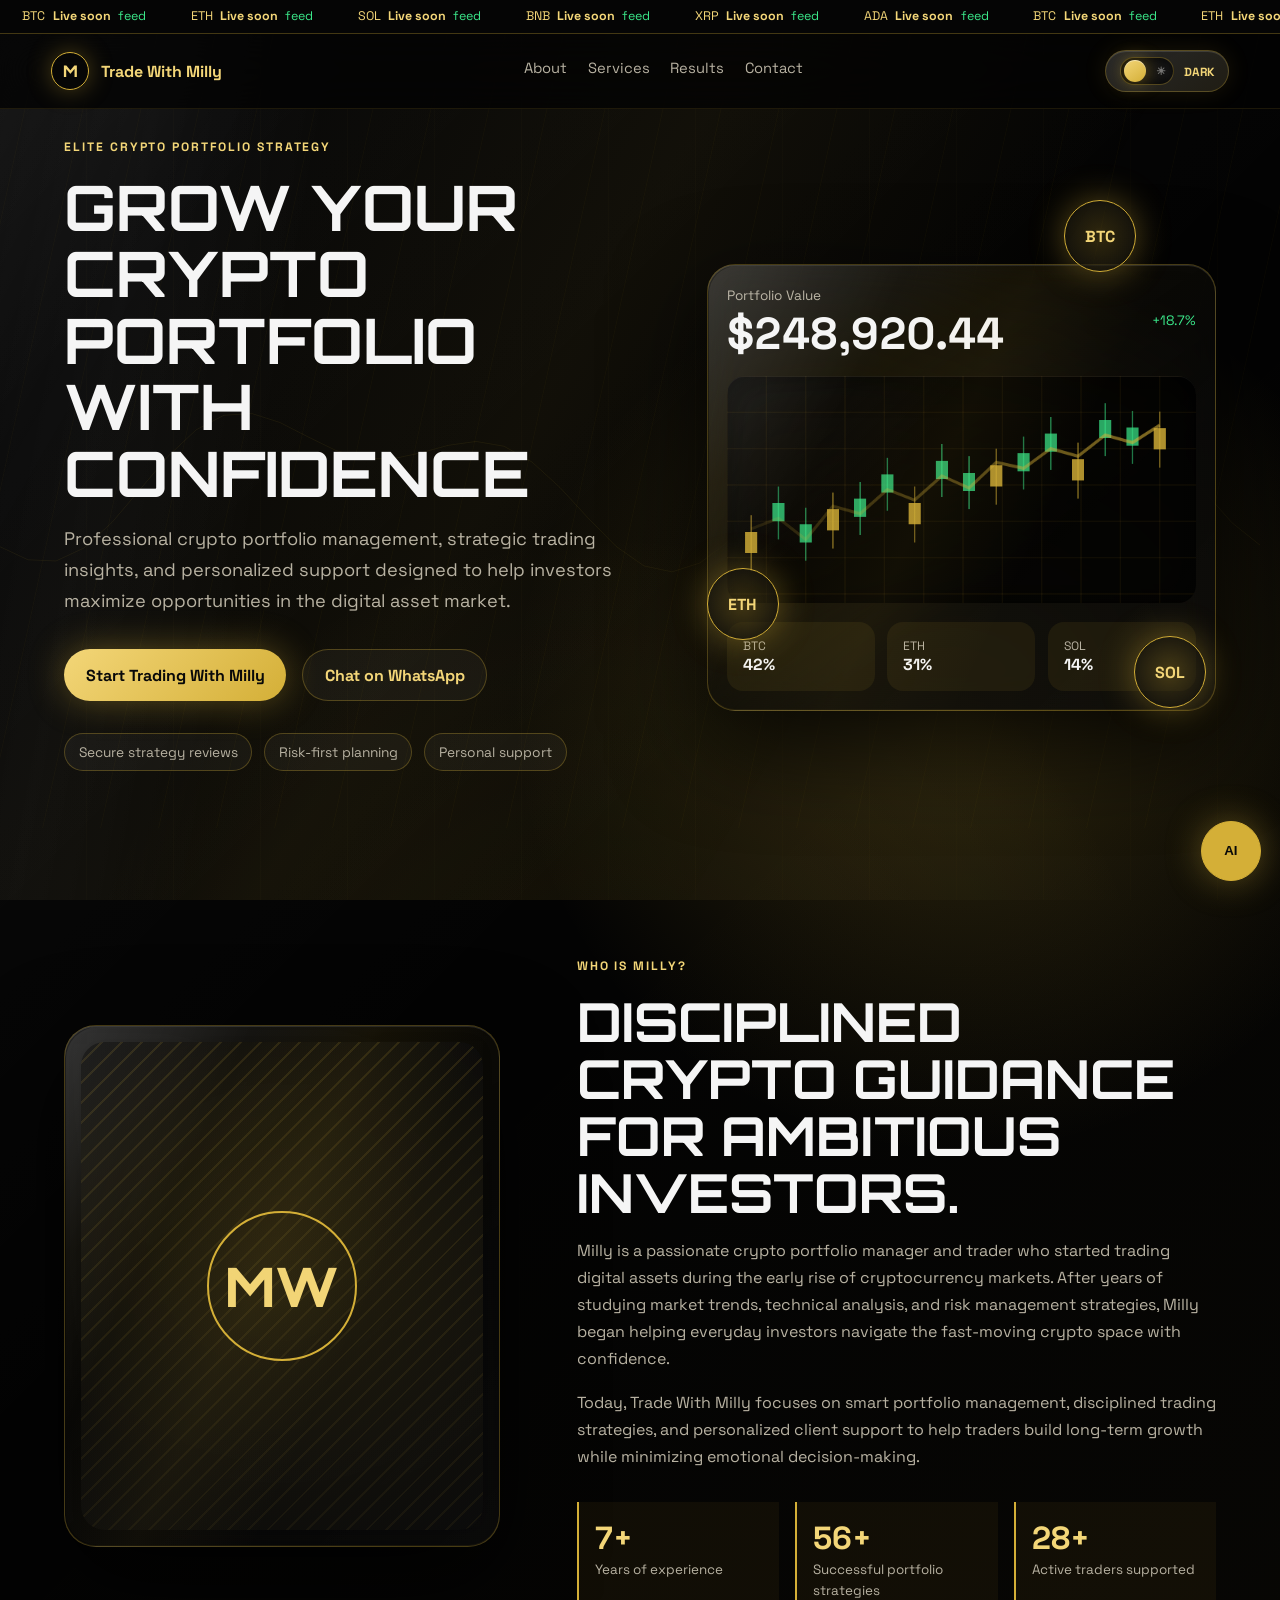
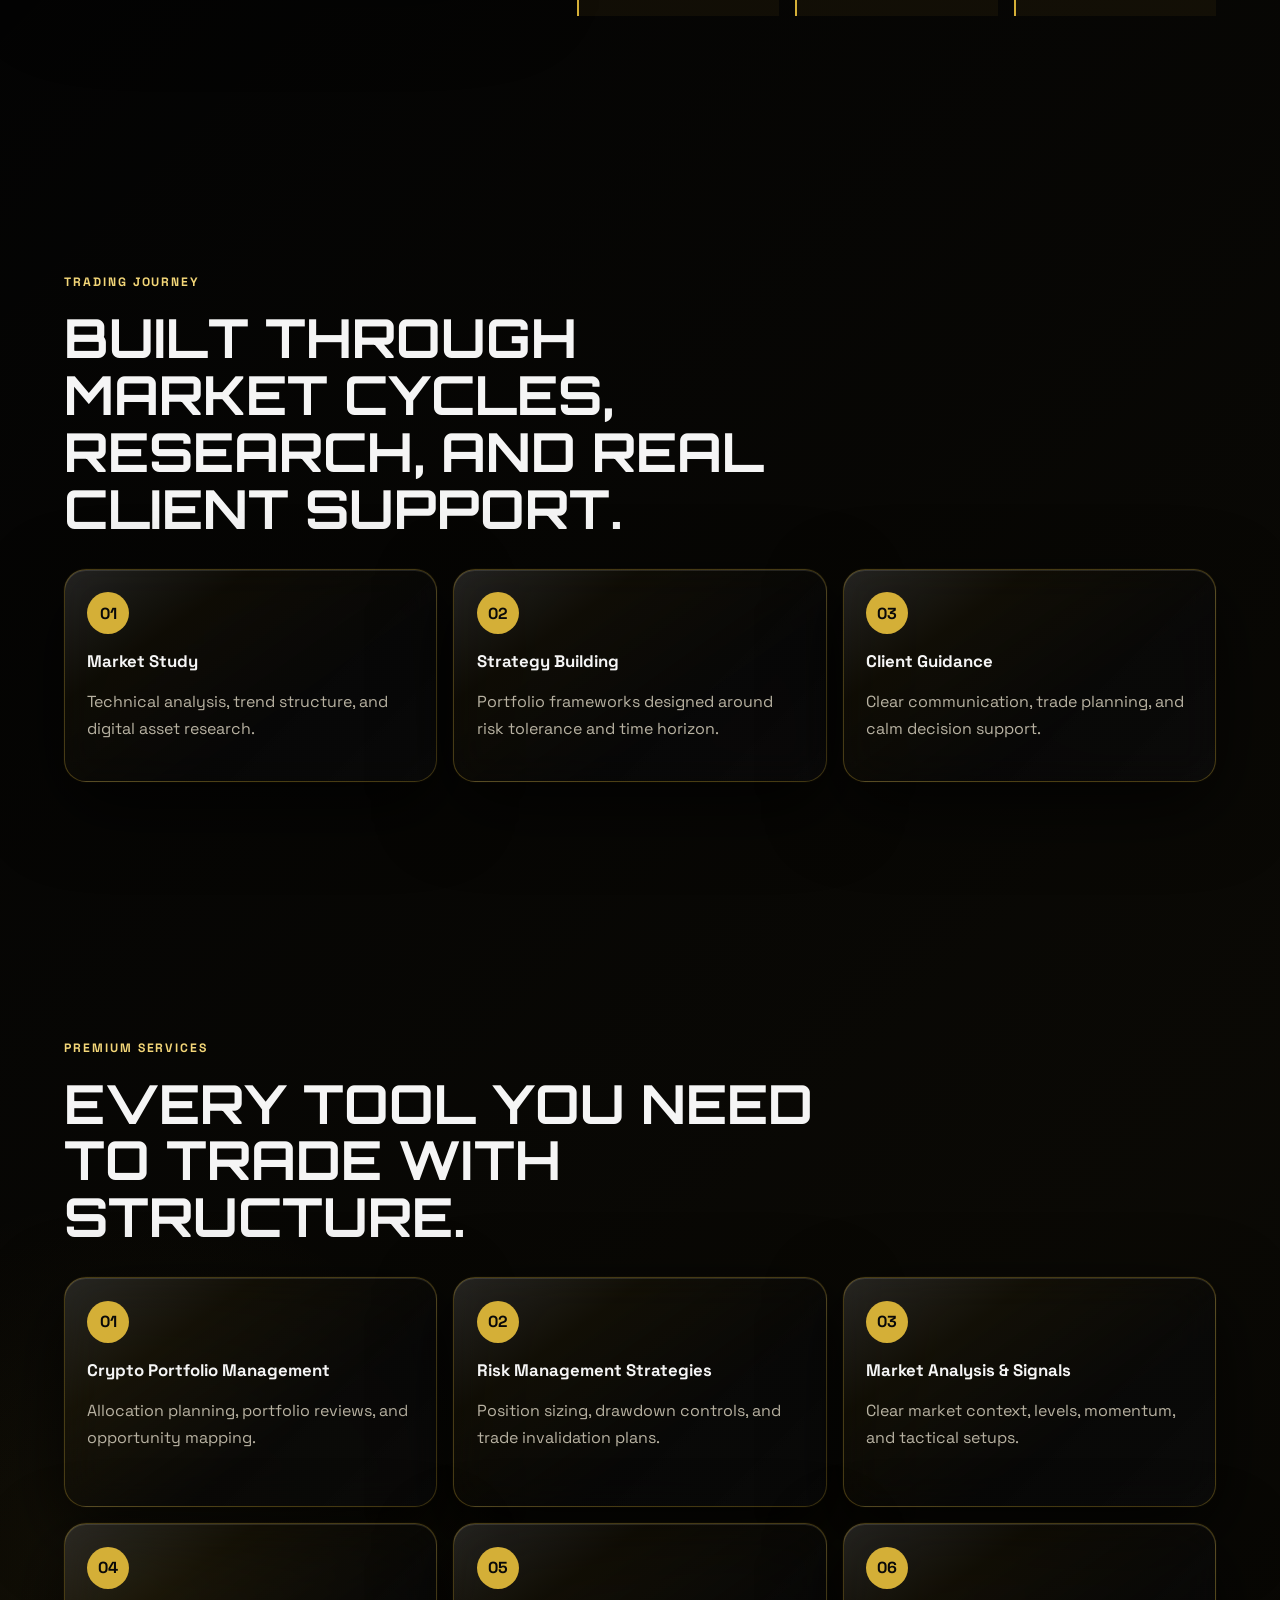
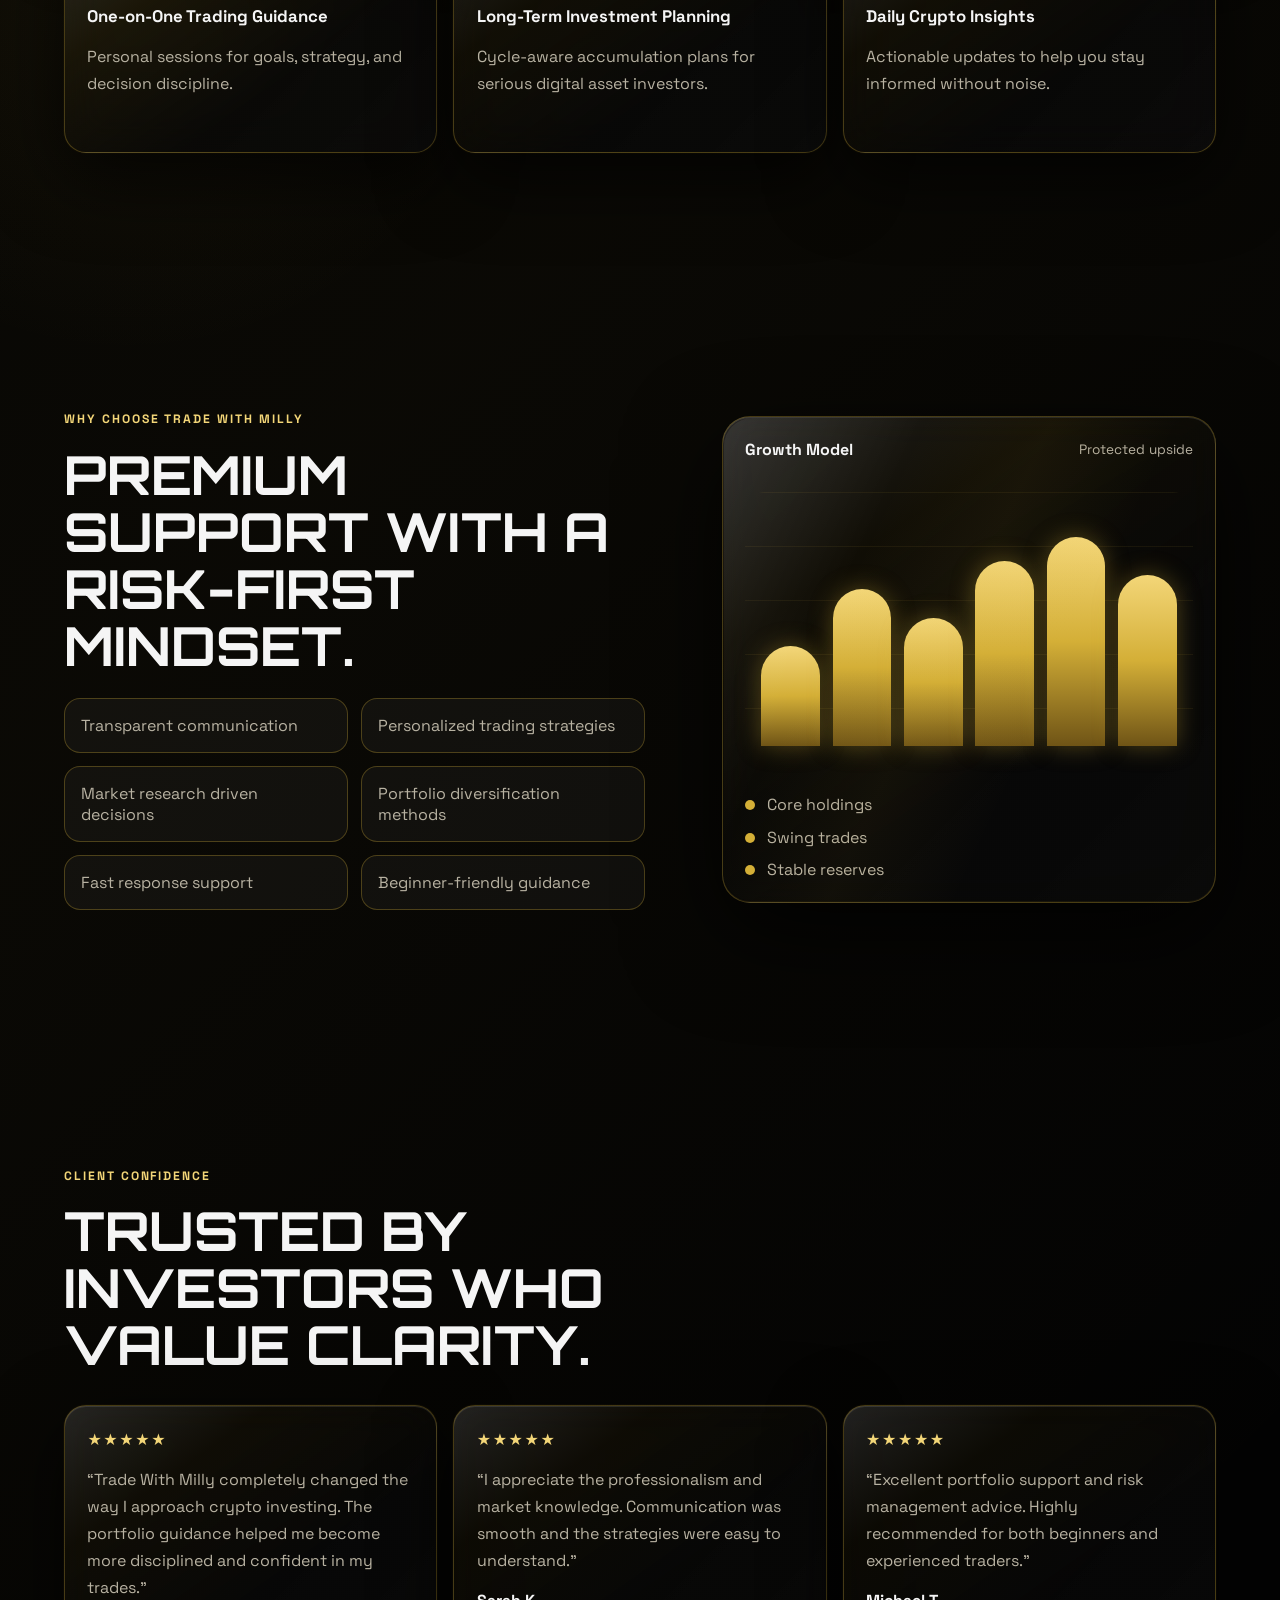
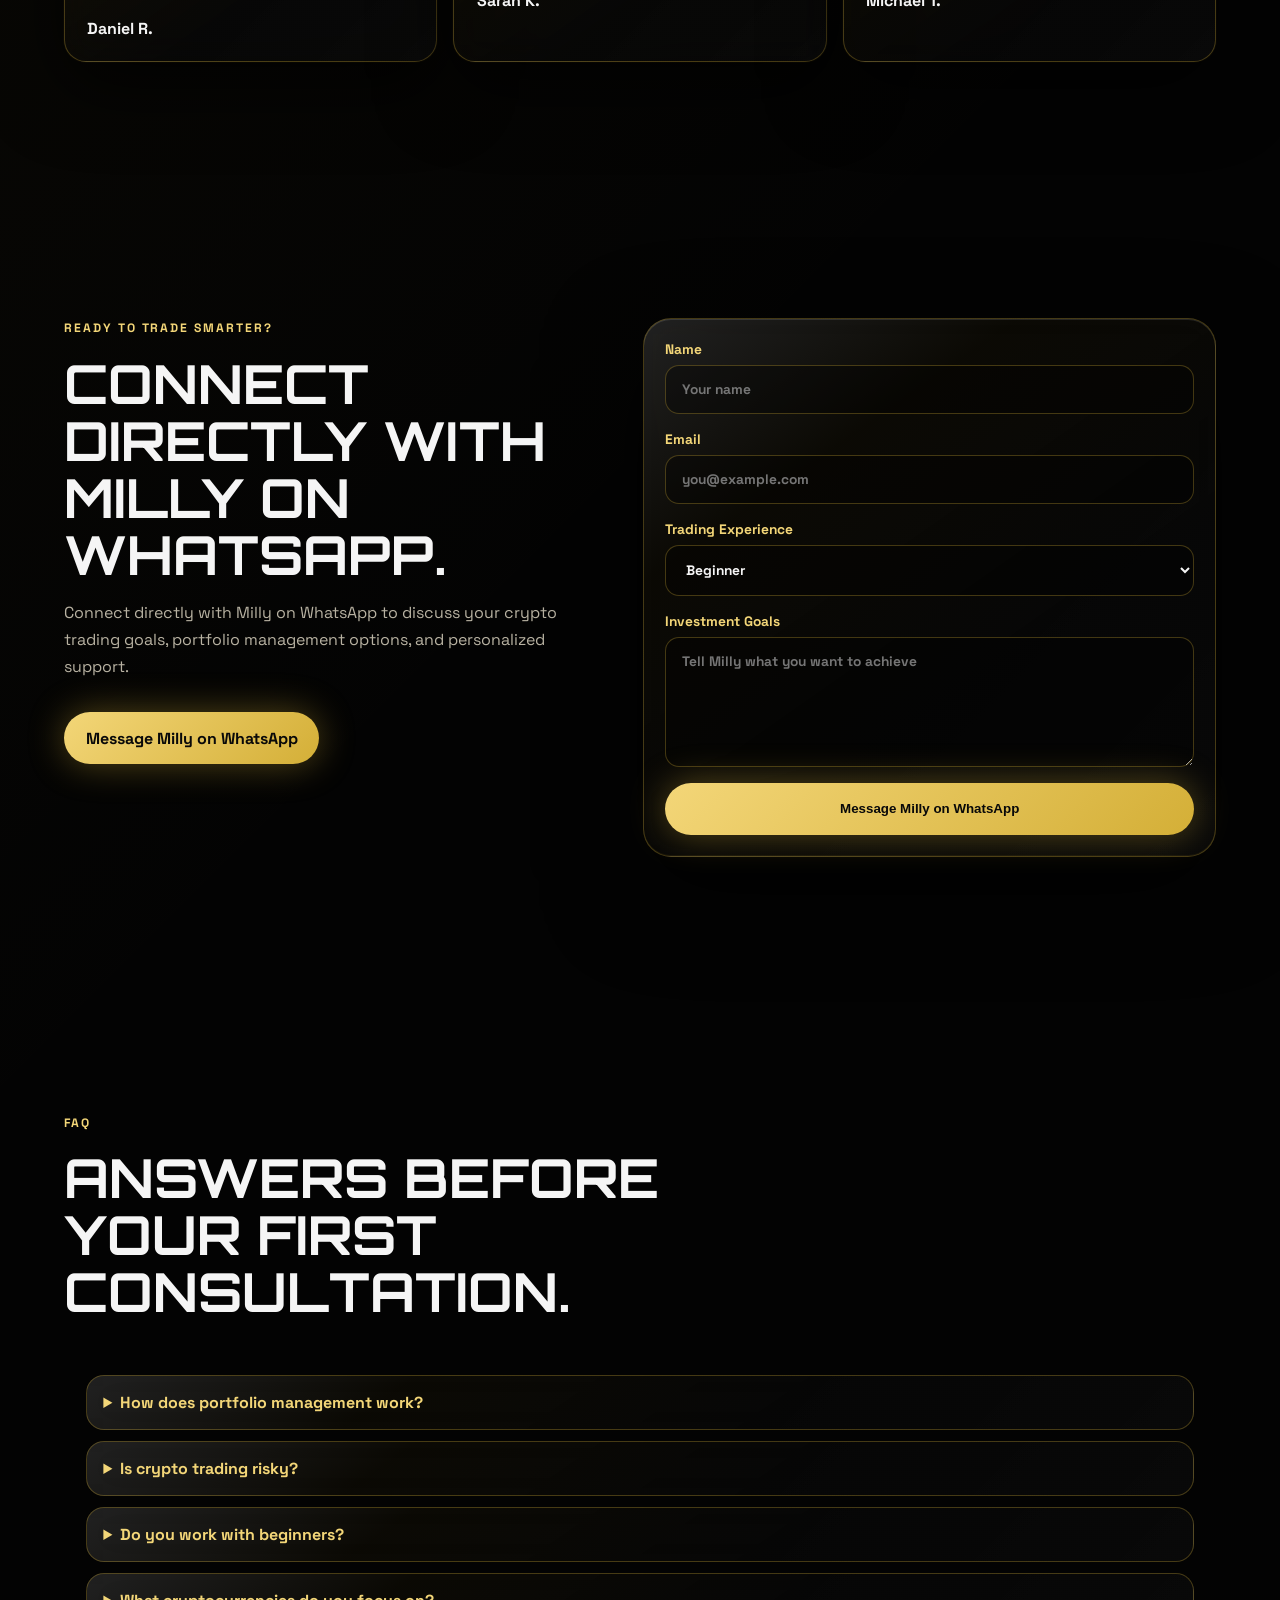
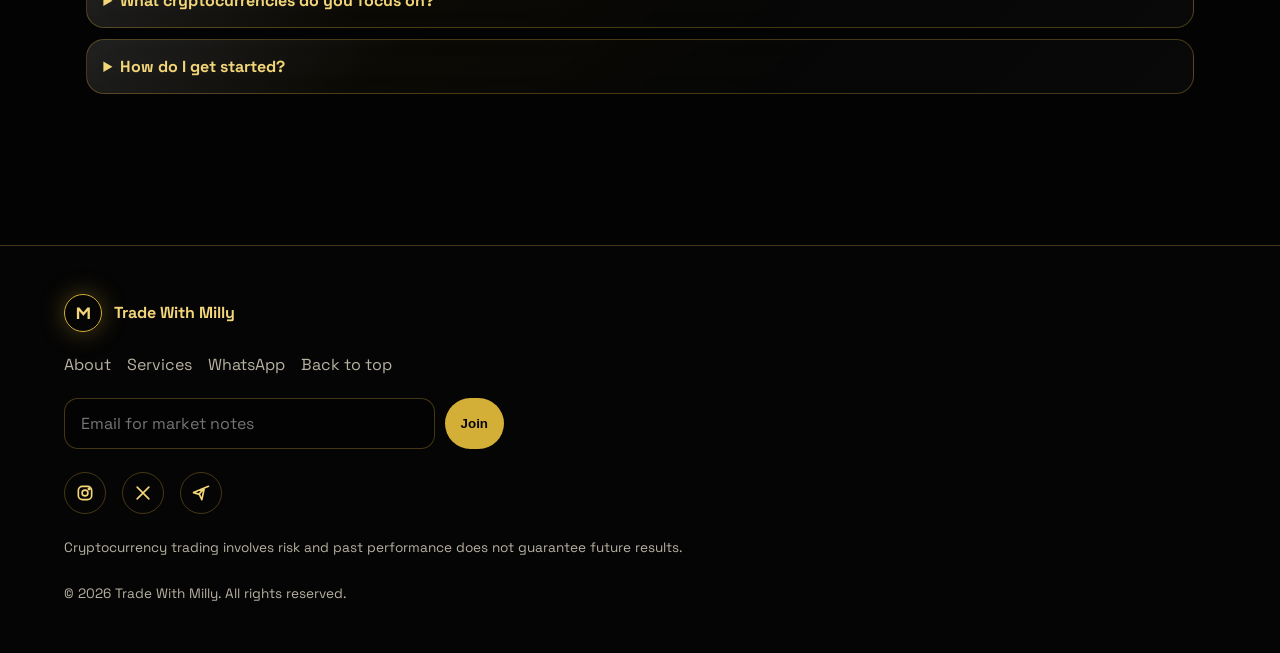
<file: index.html>
<!DOCTYPE html>
<html lang="en">
<head>
  <meta charset="UTF-8">
  <meta name="viewport" content="width=device-width, initial-scale=1.0">
  <title>Trade With Milly | Crypto Portfolio Management</title>
  <meta name="description" content="Professional crypto portfolio management, trading insights, and personalized support for digital asset investors.">
  <link rel="preconnect" href="https://fonts.googleapis.com">
  <link rel="preconnect" href="https://fonts.gstatic.com" crossorigin>
  <link href="https://fonts.googleapis.com/css2?family=Orbitron:wght@600;700;800;900&family=Space+Grotesk:wght@400;500;600;700&display=swap" rel="stylesheet">
  <link rel="stylesheet" href="styles.css">
</head>
<body>
  <div class="ticker" aria-label="Live crypto ticker">
    <div class="ticker-track">
      <span data-symbol="bitcoin">BTC <strong>Loading</strong> <em>--</em></span>
      <span data-symbol="ethereum">ETH <strong>Loading</strong> <em>--</em></span>
      <span data-symbol="solana">SOL <strong>Loading</strong> <em>--</em></span>
      <span data-symbol="binancecoin">BNB <strong>Loading</strong> <em>--</em></span>
      <span data-symbol="ripple">XRP <strong>Loading</strong> <em>--</em></span>
      <span data-symbol="cardano">ADA <strong>Loading</strong> <em>--</em></span>
      <span data-symbol="bitcoin">BTC <strong>Loading</strong> <em>--</em></span>
      <span data-symbol="ethereum">ETH <strong>Loading</strong> <em>--</em></span>
      <span data-symbol="solana">SOL <strong>Loading</strong> <em>--</em></span>
    </div>
  </div>

  <header class="site-header">
    <a class="brand" href="#top" aria-label="Trade With Milly home">
      <span class="brand-mark">M</span>
      <span>Trade With Milly</span>
    </a>
    <nav class="nav-links" aria-label="Primary navigation">
      <a href="#about">About</a>
      <a href="#services">Services</a>
      <a href="#results">Results</a>
      <a href="#contact">Contact</a>
    </nav>
    <button class="theme-toggle" type="button" aria-label="Toggle light mode">
      <span class="toggle-track"><i class="toggle-thumb"></i></span>
      <strong>Dark</strong>
    </button>
  </header>

  <main id="top">
    <section class="hero section">
      <canvas id="marketCanvas" class="market-canvas" aria-hidden="true"></canvas>
      <div class="hero-copy reveal">
        <p class="eyebrow">Elite crypto portfolio strategy</p>
        <h1>Grow Your Crypto Portfolio With Confidence</h1>
        <p class="hero-subtitle">Professional crypto portfolio management, strategic trading insights, and personalized support designed to help investors maximize opportunities in the digital asset market.</p>
        <div class="hero-actions">
          <a class="btn btn-primary magnetic" href="support.html">Start Trading With Milly</a>
          <a class="btn btn-secondary magnetic" href="https://wa.me/2347077719341" data-whatsapp-link>Chat on WhatsApp</a>
        </div>
        <div class="trust-row" aria-label="Trust highlights">
          <span>Secure strategy reviews</span>
          <span>Risk-first planning</span>
          <span>Personal support</span>
        </div>
      </div>
      <div class="hero-visual reveal">
        <div class="coin coin-btc">BTC</div>
        <div class="coin coin-eth">ETH</div>
        <div class="coin coin-sol">SOL</div>
        <div class="dashboard-card">
          <div class="dash-top">
            <div><span>Portfolio Value</span><strong>$248,920.44</strong></div>
            <em>+18.7%</em>
          </div>
          <div class="chart-shell"><canvas id="heroChart" width="620" height="300"></canvas></div>
          <div class="metric-grid">
            <div><span>BTC</span><strong>42%</strong></div>
            <div><span>ETH</span><strong>31%</strong></div>
            <div><span>SOL</span><strong>14%</strong></div>
          </div>
        </div>
      </div>
    </section>

    <section id="about" class="section split-section">
      <div class="portrait-card reveal">
        <div class="portrait"><span>MW</span></div>
      </div>
      <div class="section-copy reveal">
        <p class="eyebrow">Who Is Milly?</p>
        <h2>Disciplined crypto guidance for ambitious investors.</h2>
        <p>Milly is a passionate crypto portfolio manager and trader who started trading digital assets during the early rise of cryptocurrency markets. After years of studying market trends, technical analysis, and risk management strategies, Milly began helping everyday investors navigate the fast-moving crypto space with confidence.</p>
        <p>Today, Trade With Milly focuses on smart portfolio management, disciplined trading strategies, and personalized client support to help traders build long-term growth while minimizing emotional decision-making.</p>
        <div class="stats">
          <div><strong data-count="7">0</strong><span>Years of experience</span></div>
          <div><strong data-count="320">0</strong><span>Successful portfolio strategies</span></div>
          <div><strong data-count="180">0</strong><span>Active traders supported</span></div>
        </div>
      </div>
    </section>

    <section class="timeline-section section">
      <div class="section-heading reveal">
        <p class="eyebrow">Trading journey</p>
        <h2>Built through market cycles, research, and real client support.</h2>
      </div>
      <div class="timeline reveal">
        <article><span>01</span><h3>Market Study</h3><p>Technical analysis, trend structure, and digital asset research.</p></article>
        <article><span>02</span><h3>Strategy Building</h3><p>Portfolio frameworks designed around risk tolerance and time horizon.</p></article>
        <article><span>03</span><h3>Client Guidance</h3><p>Clear communication, trade planning, and calm decision support.</p></article>
      </div>
    </section>

    <section id="services" class="section">
      <div class="section-heading reveal">
        <p class="eyebrow">Premium services</p>
        <h2>Every tool you need to trade with structure.</h2>
      </div>
      <div class="service-grid">
        <article class="service-card reveal"><span>01</span><h3>Crypto Portfolio Management</h3><p>Allocation planning, portfolio reviews, and opportunity mapping.</p></article>
        <article class="service-card reveal"><span>02</span><h3>Risk Management Strategies</h3><p>Position sizing, drawdown controls, and trade invalidation plans.</p></article>
        <article class="service-card reveal"><span>03</span><h3>Market Analysis & Signals</h3><p>Clear market context, levels, momentum, and tactical setups.</p></article>
        <article class="service-card reveal"><span>04</span><h3>One-on-One Trading Guidance</h3><p>Personal sessions for goals, strategy, and decision discipline.</p></article>
        <article class="service-card reveal"><span>05</span><h3>Long-Term Investment Planning</h3><p>Cycle-aware accumulation plans for serious digital asset investors.</p></article>
        <article class="service-card reveal"><span>06</span><h3>Daily Crypto Insights</h3><p>Actionable updates to help you stay informed without noise.</p></article>
      </div>
    </section>

    <section id="results" class="section split-section alt">
      <div class="section-copy reveal">
        <p class="eyebrow">Why choose Trade With Milly</p>
        <h2>Premium support with a risk-first mindset.</h2>
        <div class="feature-list">
          <span>Transparent communication</span>
          <span>Personalized trading strategies</span>
          <span>Market research driven decisions</span>
          <span>Portfolio diversification methods</span>
          <span>Fast response support</span>
          <span>Beginner-friendly guidance</span>
        </div>
      </div>
      <div class="analytics-panel reveal">
        <div class="panel-header"><strong>Growth Model</strong><em>Protected upside</em></div>
        <div class="bars">
          <span style="--h:42%"></span><span style="--h:66%"></span><span style="--h:54%"></span><span style="--h:78%"></span><span style="--h:88%"></span><span style="--h:72%"></span>
        </div>
        <div class="allocation">
          <div><span></span> Core holdings</div>
          <div><span></span> Swing trades</div>
          <div><span></span> Stable reserves</div>
        </div>
      </div>
    </section>

    <section class="section testimonials">
      <div class="section-heading reveal">
        <p class="eyebrow">Client confidence</p>
        <h2>Trusted by investors who value clarity.</h2>
      </div>
      <div class="testimonial-grid">
        <article class="testimonial-card reveal"><div class="stars">★★★★★</div><p>“Trade With Milly completely changed the way I approach crypto investing. The portfolio guidance helped me become more disciplined and confident in my trades.”</p><strong>Daniel R.</strong></article>
        <article class="testimonial-card reveal"><div class="stars">★★★★★</div><p>“I appreciate the professionalism and market knowledge. Communication was smooth and the strategies were easy to understand.”</p><strong>Sarah K.</strong></article>
        <article class="testimonial-card reveal"><div class="stars">★★★★★</div><p>“Excellent portfolio support and risk management advice. Highly recommended for both beginners and experienced traders.”</p><strong>Michael T.</strong></article>
      </div>
    </section>

    <section id="contact" class="section contact-section">
      <div class="contact-copy reveal">
        <p class="eyebrow">Ready To Trade Smarter?</p>
        <h2>Connect directly with Milly on WhatsApp.</h2>
        <p>Connect directly with Milly on WhatsApp to discuss your crypto trading goals, portfolio management options, and personalized support.</p>
        <a class="whatsapp-pulse magnetic" href="https://wa.me/2347077719341" data-whatsapp-link>Message Milly on WhatsApp</a>
      </div>
      <form class="contact-form reveal">
        <label>Name<input type="text" name="name" placeholder="Your name"></label>
        <label>Email<input type="email" name="email" placeholder="you@example.com"></label>
        <label>Trading Experience<select name="experience"><option>Beginner</option><option>Intermediate</option><option>Advanced</option></select></label>
        <label>Investment Goals<textarea name="goals" placeholder="Tell Milly what you want to achieve"></textarea></label>
        <button class="btn btn-primary magnetic" type="button" data-support-submit>Message Milly on WhatsApp</button>
      </form>
    </section>

    <section class="section faq-section">
      <div class="section-heading reveal">
        <p class="eyebrow">FAQ</p>
        <h2>Answers before your first consultation.</h2>
      </div>
      <div class="faq-list reveal">
        <details><summary>How does portfolio management work?</summary><p>Milly reviews your goals, risk tolerance, current holdings, and time horizon, then creates a structured approach for allocation, reviews, and decision-making.</p></details>
        <details><summary>Is crypto trading risky?</summary><p>Yes. Crypto markets can be highly volatile, so every strategy should include risk controls, position sizing, and realistic expectations.</p></details>
        <details><summary>Do you work with beginners?</summary><p>Yes. Guidance can be tailored for beginners who need simple explanations and step-by-step support.</p></details>
        <details><summary>What cryptocurrencies do you focus on?</summary><p>Focus areas include major assets like Bitcoin, Ethereum, Solana, and selected high-quality altcoin opportunities based on market conditions.</p></details>
        <details><summary>How do I get started?</summary><p>Use the contact form or WhatsApp button to share your goals and schedule an initial portfolio discussion.</p></details>
      </div>
    </section>
  </main>

  <button class="chatbot magnetic" type="button" aria-label="Open AI chatbot assistant"><span>AI</span></button>
  <div class="chat-window" aria-live="polite">
    <div class="chat-header">
      <span class="support-dot"></span>
      <div>
        <strong>Milly Support AI</strong>
        <small>Online customer support</small>
      </div>
    </div>
    <div class="chat-messages">
      <p class="bot-message">Hi, I am Milly's support assistant. I can help with portfolio guidance, beginner questions, risk planning, or connecting you to customer support.</p>
    </div>
    <div class="quick-replies">
      <button type="button" data-reply="I am a beginner">Beginner help</button>
      <button type="button" data-reply="I need portfolio support">Portfolio support</button>
      <button type="button" data-reply="Connect me to customer support">Customer support</button>
    </div>
    <form class="chat-form">
      <input type="text" placeholder="Ask about trading support" aria-label="Ask support assistant">
      <button type="submit">Send</button>
    </form>
    <a class="support-link" href="support.html">Open customer support page</a>
  </div>

  <footer class="footer">
    <div class="brand"><span class="brand-mark">M</span><span>Trade With Milly</span></div>
    <nav>
      <a href="#about">About</a>
      <a href="#services">Services</a>
      <a href="https://wa.me/2347077719341" data-whatsapp-link>WhatsApp</a>
      <a href="#top">Back to top</a>
    </nav>
    <form class="newsletter">
      <input type="email" placeholder="Email for market notes" aria-label="Email for newsletter">
      <button class="magnetic" type="button" data-newsletter>Join</button>
    </form>
    <div class="socials" aria-label="Social links">
      <a class="magnetic social-instagram" href="https://www.instagram.com/mcex.ng" aria-label="Instagram" data-social="instagram"><svg viewBox="0 0 24 24" aria-hidden="true"><rect x="4" y="4" width="16" height="16" rx="5"></rect><circle cx="12" cy="12" r="3.5"></circle><circle cx="17" cy="7" r="1"></circle></svg></a>
      <a class="magnetic social-x" href="social.html?platform=x" aria-label="X" data-social="x"><svg viewBox="0 0 24 24" aria-hidden="true"><path d="M5 5l14 14M19 5L5 19"></path></svg></a>
      <a class="magnetic social-telegram" href="https://t.me/Bigmilly01" aria-label="Telegram" data-social="telegram"><svg viewBox="0 0 24 24" aria-hidden="true"><path d="M21 4L3 11.5l7 2.2L13 20l3-14-6 7"></path></svg></a>
    </div>
    <p class="disclaimer">Cryptocurrency trading involves risk and past performance does not guarantee future results.</p>
    <p class="copyright">© 2026 Trade With Milly. All rights reserved.</p>
  </footer>

  <script src="script.js?v=contact-links-2"></script>
</body>
</html>
</file>
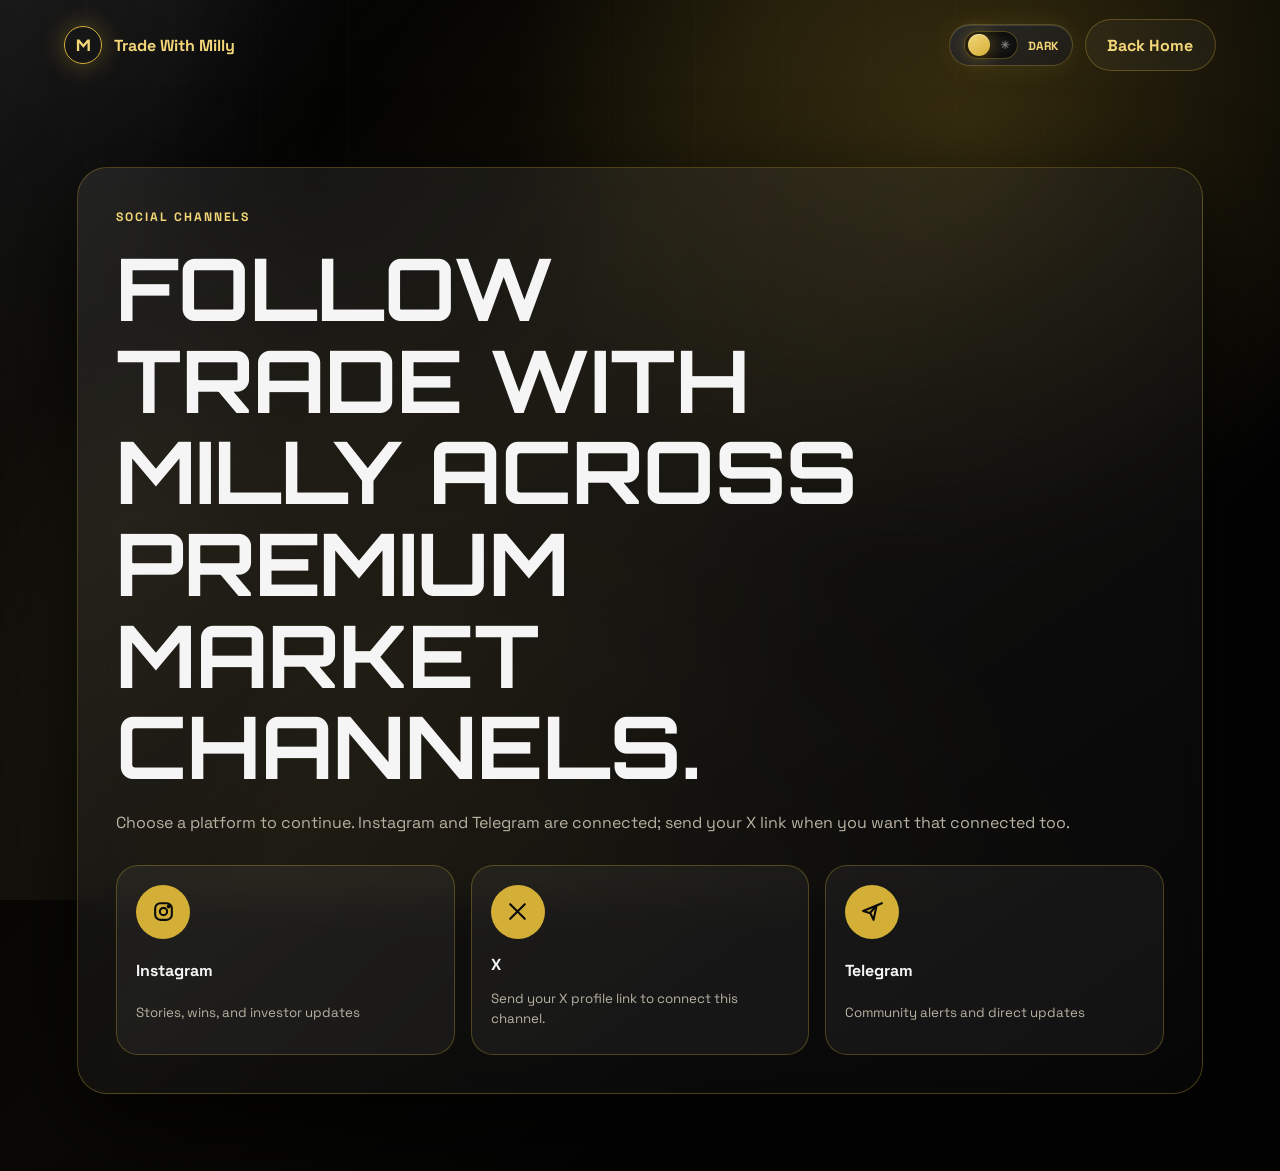
<file: social.html>
<!DOCTYPE html>
<html lang="en">
<head>
  <meta charset="UTF-8">
  <meta name="viewport" content="width=device-width, initial-scale=1.0">
  <title>Social Channels | Trade With Milly</title>
  <link rel="preconnect" href="https://fonts.googleapis.com">
  <link rel="preconnect" href="https://fonts.gstatic.com" crossorigin>
  <link href="https://fonts.googleapis.com/css2?family=Orbitron:wght@600;700;800;900&family=Space+Grotesk:wght@400;500;600;700&display=swap" rel="stylesheet">
  <link rel="stylesheet" href="styles.css">
</head>
<body class="support-page">
  <header class="simple-header">
    <a class="brand" href="index.html"><span class="brand-mark">M</span><span>Trade With Milly</span></a>
    <div class="simple-actions">
      <button class="theme-toggle" type="button" aria-label="Toggle light mode">
        <span class="toggle-track"><i class="toggle-thumb"></i></span>
        <strong>Dark</strong>
      </button>
      <a class="btn btn-secondary" href="index.html">Back Home</a>
    </div>
  </header>
  <main class="support-hero social-hero">
    <section class="support-card reveal visible">
      <p class="eyebrow">Social channels</p>
      <h1>Follow Trade With Milly across premium market channels.</h1>
      <p>Choose a platform to continue. Instagram and Telegram are connected; send your X link when you want that connected too.</p>
      <div class="social-channel-grid">
        <a class="channel-card magnetic" href="https://www.instagram.com/mcex.ng" data-social="instagram"><span><svg viewBox="0 0 24 24" aria-hidden="true"><rect x="4" y="4" width="16" height="16" rx="5"></rect><circle cx="12" cy="12" r="3.5"></circle><circle cx="17" cy="7" r="1"></circle></svg></span><strong>Instagram</strong><small>Stories, wins, and investor updates</small></a>
        <a class="channel-card magnetic pending-social" href="support.html" data-social="x"><span><svg viewBox="0 0 24 24" aria-hidden="true"><path d="M5 5l14 14M19 5L5 19"></path></svg></span><strong>X</strong><small>Send your X profile link to connect this channel.</small></a>
        <a class="channel-card magnetic" href="https://t.me/Bigmilly01" data-social="telegram"><span><svg viewBox="0 0 24 24" aria-hidden="true"><path d="M21 4L3 11.5l7 2.2L13 20l3-14-6 7"></path></svg></span><strong>Telegram</strong><small>Community alerts and direct updates</small></a>
      </div>
    </section>
  </main>
  <script src="script.js?v=contact-links-2"></script>
</body>
</html>
</file>
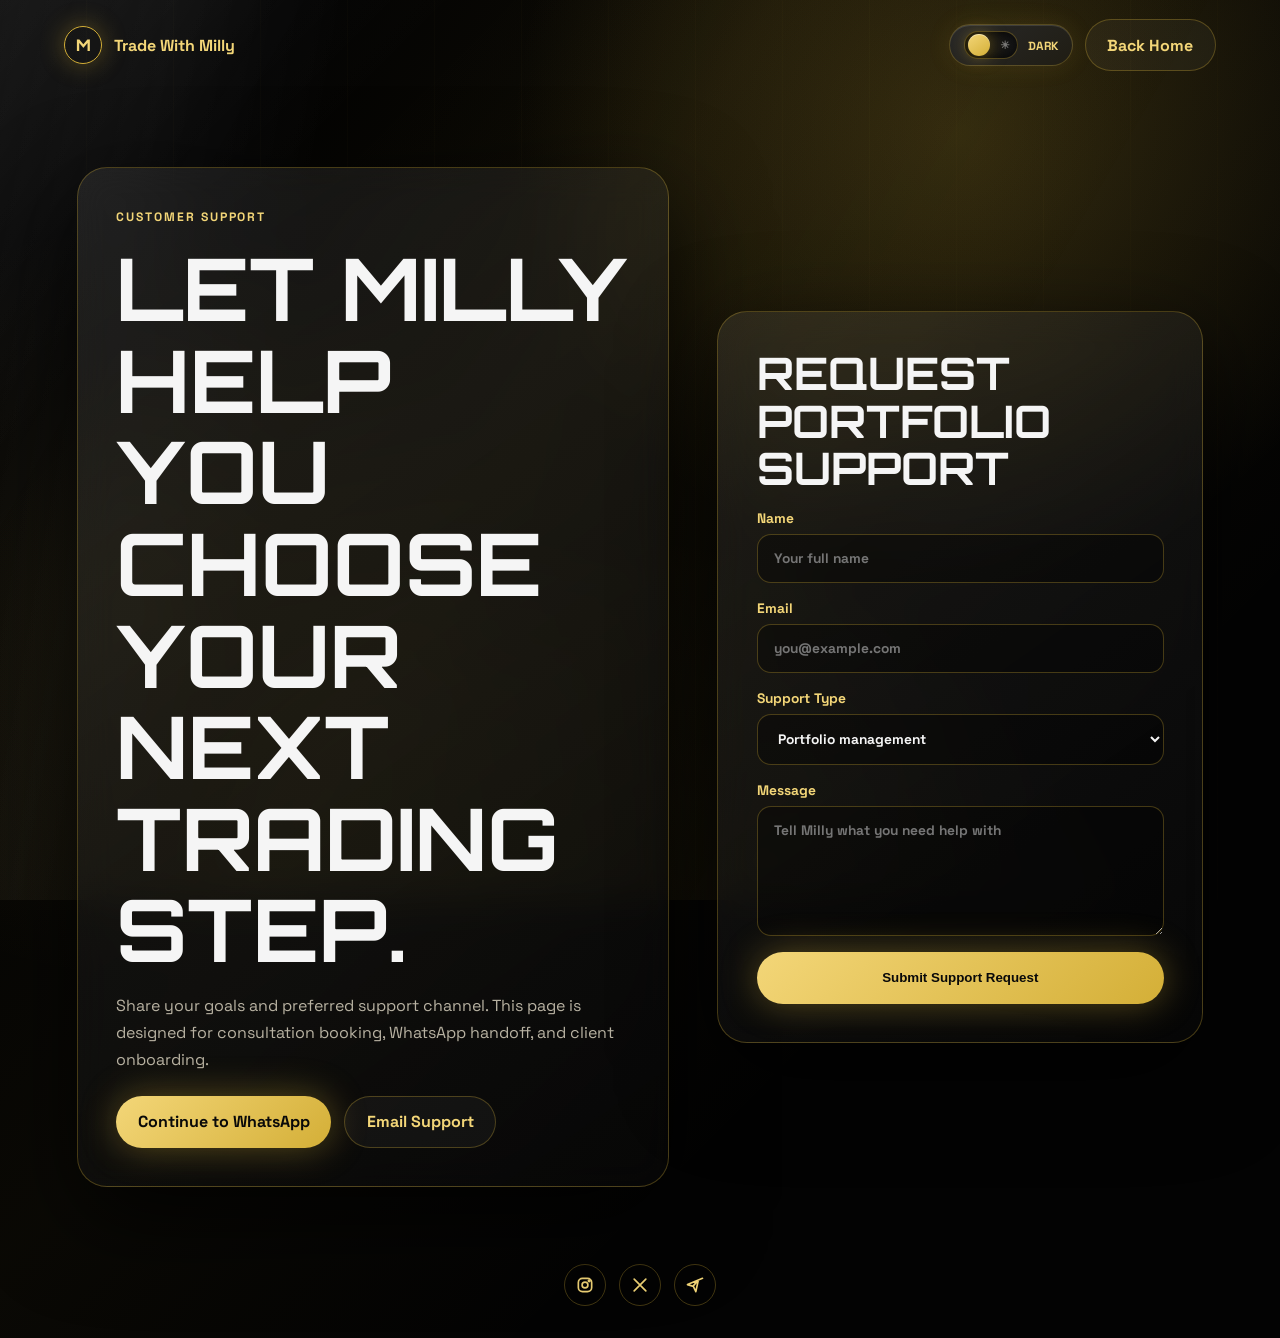
<file: support.html>
<!DOCTYPE html>
<html lang="en">
<head>
  <meta charset="UTF-8">
  <meta name="viewport" content="width=device-width, initial-scale=1.0">
  <title>Customer Support | Trade With Milly</title>
  <link rel="preconnect" href="https://fonts.googleapis.com">
  <link rel="preconnect" href="https://fonts.gstatic.com" crossorigin>
  <link href="https://fonts.googleapis.com/css2?family=Orbitron:wght@600;700;800;900&family=Space+Grotesk:wght@400;500;600;700&display=swap" rel="stylesheet">
  <link rel="stylesheet" href="styles.css">
</head>
<body class="support-page">
  <header class="simple-header">
    <a class="brand" href="index.html"><span class="brand-mark">M</span><span>Trade With Milly</span></a>
    <div class="simple-actions">
      <button class="theme-toggle" type="button" aria-label="Toggle light mode">
        <span class="toggle-track"><i class="toggle-thumb"></i></span>
        <strong>Dark</strong>
      </button>
      <a class="btn btn-secondary" href="index.html">Back Home</a>
    </div>
  </header>
  <main class="support-hero">
    <section class="support-card reveal visible">
      <p class="eyebrow">Customer support</p>
      <h1>Let Milly help you choose your next trading step.</h1>
      <p>Share your goals and preferred support channel. This page is designed for consultation booking, WhatsApp handoff, and client onboarding.</p>
      <div class="support-options">
        <a class="btn btn-primary magnetic" href="https://wa.me/2347077719341" data-whatsapp-link>Continue to WhatsApp</a>
        <a class="btn btn-secondary magnetic" href="mailto:support@tradewithmilly.com">Email Support</a>
      </div>
    </section>
    <section class="support-form support-card reveal visible">
      <h2>Request portfolio support</h2>
      <label>Name<input type="text" name="supportName" placeholder="Your full name"></label>
      <label>Email<input type="email" name="supportEmail" placeholder="you@example.com"></label>
      <label>Support Type<select name="supportType"><option>Portfolio management</option><option>Risk management</option><option>Trading signals</option><option>Beginner coaching</option></select></label>
      <label>Message<textarea name="supportMessage" placeholder="Tell Milly what you need help with"></textarea></label>
      <button class="btn btn-primary magnetic" type="button" data-support-request>Submit Support Request</button>
    </section>
  </main>
  <footer class="mini-socials">
    <a class="magnetic social-instagram" href="https://www.instagram.com/mcex.ng" aria-label="Instagram" data-social="instagram"><svg viewBox="0 0 24 24" aria-hidden="true"><rect x="4" y="4" width="16" height="16" rx="5"></rect><circle cx="12" cy="12" r="3.5"></circle><circle cx="17" cy="7" r="1"></circle></svg></a>
    <a class="magnetic social-x" href="social.html?platform=x" aria-label="X" data-social="x"><svg viewBox="0 0 24 24" aria-hidden="true"><path d="M5 5l14 14M19 5L5 19"></path></svg></a>
    <a class="magnetic social-telegram" href="https://t.me/Bigmilly01" aria-label="Telegram" data-social="telegram"><svg viewBox="0 0 24 24" aria-hidden="true"><path d="M21 4L3 11.5l7 2.2L13 20l3-14-6 7"></path></svg></a>
  </footer>
  <script src="script.js?v=contact-links-2"></script>
</body>
</html>
</file>
<file: styles.css>
:root {
  --black: #030303;
  --charcoal: #101010;
  --gold: #d4af37;
  --gold-soft: #f3d678;
  --white: #f5f5f5;
  --muted: #b8b2a2;
  --glass: rgba(8, 8, 8, 0.72);
  --border: rgba(212, 175, 55, 0.3);
  --shadow: 0 32px 95px rgba(0, 0, 0, 0.74);
  --page-glow: rgba(212, 175, 55, 0.2);
  --header-bg: rgba(3, 3, 3, 0.78);
  --field-bg: rgba(0, 0, 0, 0.32);
}

* { box-sizing: border-box; }
html { scroll-behavior: smooth; }

body {
  margin: 0;
  font-family: "Space Grotesk", system-ui, sans-serif;
  color: var(--white);
  background:
    radial-gradient(circle at 75% 10%, var(--page-glow), transparent 28rem),
    radial-gradient(circle at 10% 45%, rgba(212, 175, 55, 0.06), transparent 24rem),
    linear-gradient(135deg, rgba(255, 255, 255, 0.035), transparent 18%, rgba(212, 175, 55, 0.035) 48%, transparent 72%),
    var(--black);
  overflow-x: hidden;
}

body::before {
  content: "";
  position: fixed;
  inset: 0;
  z-index: -1;
  background:
    linear-gradient(120deg, rgba(255, 255, 255, 0.055), transparent 16%, rgba(212, 175, 55, 0.06) 43%, transparent 68%),
    repeating-linear-gradient(90deg, transparent, transparent 86px, rgba(212, 175, 55, 0.035) 87px);
  pointer-events: none;
}

body:not(.light)::after {
  content: "";
  position: fixed;
  inset: 0;
  z-index: -1;
  background:
    linear-gradient(100deg, transparent 0%, rgba(255, 255, 255, 0.05) 12%, transparent 24%),
    radial-gradient(circle at 48% 120%, rgba(212, 175, 55, 0.16), transparent 34rem);
  mix-blend-mode: screen;
  opacity: 0.58;
  pointer-events: none;
}

body.light {
  --black: #fbf8ef;
  --charcoal: #ffffff;
  --white: #111;
  --muted: #5f5645;
  --glass: rgba(255, 255, 255, 0.84);
  --border: rgba(154, 115, 12, 0.32);
  --gold-soft: #8d6812;
  --shadow: 0 28px 70px rgba(45, 35, 9, 0.14);
  --page-glow: rgba(212, 175, 55, 0.28);
  --header-bg: rgba(255, 252, 244, 0.86);
  --field-bg: rgba(255, 255, 255, 0.78);
}

a { color: inherit; text-decoration: none; }

.ticker {
  position: fixed;
  top: 0;
  left: 0;
  right: 0;
  z-index: 20;
  height: 34px;
  overflow: hidden;
  background: #050505;
  border-bottom: 1px solid var(--border);
  color: var(--gold-soft);
}

.ticker-track {
  display: flex;
  width: max-content;
  animation: ticker 26s linear infinite;
}

.ticker span {
  display: inline-flex;
  gap: 0.45rem;
  align-items: center;
  padding: 0.5rem 1.4rem;
  font-size: 0.78rem;
  white-space: nowrap;
}

.ticker em { color: #3be88a; font-style: normal; }
.ticker em.price-down { color: #ff6b6b; }

body.light .ticker,
body.light .footer {
  background: #fff9e8;
  color: #6d4f0b;
}

.site-header {
  position: fixed;
  top: 34px;
  left: 0;
  right: 0;
  z-index: 19;
  display: flex;
  align-items: center;
  justify-content: space-between;
  padding: 1rem clamp(1rem, 4vw, 4.5rem);
  backdrop-filter: blur(22px);
  background: var(--header-bg);
  border-bottom: 1px solid rgba(212, 175, 55, 0.12);
}

.brand {
  display: inline-flex;
  gap: 0.75rem;
  align-items: center;
  font-weight: 800;
  color: var(--gold-soft);
  transition: transform 0.25s ease, filter 0.25s ease;
}

.brand:hover { transform: translateY(-1px); filter: drop-shadow(0 0 16px rgba(212, 175, 55, 0.35)); }

.brand-mark {
  display: grid;
  place-items: center;
  width: 38px;
  height: 38px;
  border: 1px solid var(--gold);
  border-radius: 50%;
  box-shadow: 0 0 24px rgba(212, 175, 55, 0.35);
  font-family: Orbitron, system-ui, sans-serif;
}

.nav-links { display: flex; gap: 1.3rem; color: var(--muted); font-size: 0.92rem; }
.nav-links a {
  position: relative;
  padding-bottom: 0.35rem;
}

.nav-links a::after {
  content: "";
  position: absolute;
  left: 0;
  right: 100%;
  bottom: 0;
  height: 1px;
  background: var(--gold);
  transition: right 0.25s ease;
}

.nav-links a:hover { color: var(--gold-soft); }
.nav-links a:hover::after { right: 0; }

.theme-toggle {
  display: inline-flex;
  width: auto;
  min-width: 124px;
  min-height: 42px;
  align-items: center;
  justify-content: center;
  gap: 0.65rem;
  padding: 0.35rem 0.7rem;
  border: 1px solid var(--border);
  border-radius: 999px;
  background:
    linear-gradient(145deg, rgba(255, 255, 255, 0.1), rgba(212, 175, 55, 0.08)),
    var(--charcoal);
  color: var(--gold-soft);
  box-shadow: inset 0 1px 0 rgba(255, 255, 255, 0.12), 0 0 24px rgba(212, 175, 55, 0.12);
  font: 800 0.74rem "Space Grotesk", sans-serif;
  cursor: pointer;
  text-transform: uppercase;
  transition: transform 0.22s ease, box-shadow 0.22s ease, border-color 0.22s ease;
}

.theme-toggle:hover {
  transform: translateY(-2px);
  border-color: rgba(212, 175, 55, 0.78);
  box-shadow: inset 0 1px 0 rgba(255, 255, 255, 0.16), 0 0 34px rgba(212, 175, 55, 0.22);
}

.toggle-track {
  position: relative;
  display: inline-flex;
  width: 54px;
  height: 28px;
  align-items: center;
  border: 1px solid rgba(212, 175, 55, 0.32);
  border-radius: 999px;
  background:
    radial-gradient(circle at 26% 50%, rgba(212, 175, 55, 0.35), transparent 0.55rem),
    linear-gradient(90deg, #050505, #1a1a1a);
  box-shadow: inset 0 0 12px rgba(0, 0, 0, 0.82);
}

.toggle-track::before,
.toggle-track::after {
  position: absolute;
  top: 50%;
  transform: translateY(-50%);
  font-size: 0.68rem;
  line-height: 1;
}

.toggle-track::before {
  content: "☾";
  left: 8px;
  color: var(--gold-soft);
}

.toggle-track::after {
  content: "☀";
  right: 7px;
  color: rgba(255, 255, 255, 0.42);
}

.toggle-thumb {
  position: relative;
  z-index: 1;
  display: block;
  width: 22px;
  height: 22px;
  margin-left: 3px;
  border-radius: 50%;
  background: linear-gradient(145deg, var(--gold-soft), var(--gold));
  box-shadow: 0 0 18px rgba(212, 175, 55, 0.58), inset 0 1px 0 rgba(255, 255, 255, 0.45);
  transition: transform 0.25s ease, background 0.25s ease, box-shadow 0.25s ease;
}

body.light .toggle-track {
  background:
    radial-gradient(circle at 74% 50%, rgba(212, 175, 55, 0.45), transparent 0.55rem),
    linear-gradient(90deg, #fff3c6, #ffffff);
}

body.light .toggle-track::before {
  color: rgba(0, 0, 0, 0.32);
}

body.light .toggle-track::after {
  color: #8d6812;
}

body.light .toggle-thumb {
  transform: translateX(26px);
  background: linear-gradient(145deg, #ffffff, #f3d678);
}

.section {
  position: relative;
  padding: clamp(5rem, 10vw, 8rem) clamp(1rem, 5vw, 5.5rem);
}

.hero {
  min-height: 92vh;
  display: grid;
  grid-template-columns: minmax(0, 1fr) minmax(320px, 0.9fr);
  gap: clamp(2rem, 6vw, 5rem);
  align-items: center;
  padding-top: 8.5rem;
  padding-bottom: 3.5rem;
}

.market-canvas {
  position: absolute;
  inset: 0;
  width: 100%;
  height: 100%;
  opacity: 0.42;
  pointer-events: none;
}

.eyebrow {
  margin: 0 0 1rem;
  color: var(--gold-soft);
  text-transform: uppercase;
  letter-spacing: 0.16em;
  font-size: 0.76rem;
  font-weight: 800;
}

h1, h2 {
  margin: 0;
  font-family: Orbitron, system-ui, sans-serif;
  line-height: 1.06;
  text-transform: uppercase;
}

h1 { max-width: 780px; font-size: clamp(2.25rem, 4.9vw, 4.65rem); }
h2 { font-size: clamp(1.8rem, 4.2vw, 3.55rem); }
h3 { margin: 0; font-size: 1.05rem; }
p { color: var(--muted); line-height: 1.7; }
.hero-subtitle { max-width: 660px; font-size: clamp(1rem, 1.7vw, 1.14rem); }

.hero-actions {
  display: flex;
  flex-wrap: wrap;
  gap: 1rem;
  margin: 2rem 0;
}

.btn, .whatsapp-pulse {
  position: relative;
  overflow: hidden;
  display: inline-flex;
  min-height: 52px;
  align-items: center;
  justify-content: center;
  border-radius: 999px;
  padding: 0 1.35rem;
  font-weight: 800;
  border: 0;
  cursor: pointer;
  transition: transform 0.2s ease, box-shadow 0.2s ease, border-color 0.2s ease;
}

.btn::before, .whatsapp-pulse::before, .service-card::before, .channel-card::before {
  content: "";
  position: absolute;
  inset: 0;
  background: linear-gradient(120deg, transparent, rgba(255, 255, 255, 0.28), transparent);
  transform: translateX(-120%);
  transition: transform 0.65s ease;
  pointer-events: none;
}

.btn:hover, .whatsapp-pulse:hover { transform: translateY(-3px) scale(1.01); }
.btn:hover::before, .whatsapp-pulse:hover::before, .service-card:hover::before, .channel-card:hover::before { transform: translateX(120%); }

.btn-primary, .whatsapp-pulse {
  color: #090909;
  background: linear-gradient(135deg, var(--gold-soft), var(--gold));
  box-shadow: 0 0 36px rgba(212, 175, 55, 0.38);
}

.btn-secondary {
  border: 1px solid var(--border);
  color: var(--gold-soft);
  background: rgba(255, 255, 255, 0.04);
}

.btn-secondary:hover {
  border-color: rgba(212, 175, 55, 0.72);
  box-shadow: 0 0 28px rgba(212, 175, 55, 0.18);
}

.trust-row { display: flex; flex-wrap: wrap; gap: 0.75rem; color: var(--muted); font-size: 0.86rem; }
.trust-row span { border: 1px solid var(--border); border-radius: 999px; padding: 0.55rem 0.85rem; background: rgba(255, 255, 255, 0.04); }
.hero-visual { position: relative; min-height: 540px; }

.dashboard-card, .portrait-card, .service-card, .testimonial-card, .analytics-panel, .contact-form, .faq-list details, .timeline article {
  border: 1px solid var(--border);
  background:
    linear-gradient(145deg, rgba(255, 255, 255, 0.12), rgba(212, 175, 55, 0.045) 28%, var(--glass) 64%),
    linear-gradient(315deg, rgba(255, 255, 255, 0.04), transparent 42%);
  box-shadow: var(--shadow), inset 0 1px 0 rgba(255, 255, 255, 0.12), inset 0 -1px 0 rgba(212, 175, 55, 0.08);
  backdrop-filter: blur(18px);
}

.dashboard-card {
  position: absolute;
  inset: 5rem 0 auto auto;
  width: min(100%, 520px);
  border-radius: 28px;
  padding: 1.2rem;
  transform-style: preserve-3d;
  transition: transform 0.3s ease, box-shadow 0.3s ease;
}

.dashboard-card::after,
.analytics-panel::after,
.portrait-card::after {
  content: "";
  position: absolute;
  inset: 1px;
  border-radius: inherit;
  background: linear-gradient(115deg, rgba(255, 255, 255, 0.15), transparent 28%, rgba(212, 175, 55, 0.1) 46%, transparent 64%);
  opacity: 0.52;
  pointer-events: none;
}

.dashboard-card:hover { transform: perspective(900px) rotateX(1.5deg) rotateY(-2deg) translateY(-4px); box-shadow: 0 34px 95px rgba(0, 0, 0, 0.58), 0 0 42px rgba(212, 175, 55, 0.12); }

.dash-top, .panel-header { display: flex; align-items: center; justify-content: space-between; gap: 1rem; min-width: 0; }
.dash-top > div { min-width: 0; }
.dash-top span, .dash-top em, .panel-header em { color: var(--muted); font-style: normal; font-size: 0.85rem; }
.dash-top strong {
  display: block;
  max-width: 100%;
  margin-top: 0.3rem;
  overflow-wrap: anywhere;
  font-size: clamp(1.55rem, 4.2vw, 2.8rem);
  line-height: 1.05;
  font-variant-numeric: tabular-nums;
}
.dash-top em { color: #3be88a; }

.chart-shell {
  margin: 1.2rem 0;
  overflow: hidden;
  border-radius: 18px;
  background:
    linear-gradient(135deg, rgba(255, 255, 255, 0.055), transparent 38%),
    rgba(0, 0, 0, 0.62);
  box-shadow: inset 0 0 35px rgba(0, 0, 0, 0.58), inset 0 1px 0 rgba(255, 255, 255, 0.08);
}

#heroChart { display: block; width: 100%; height: auto; }
.metric-grid { display: grid; grid-template-columns: repeat(3, 1fr); gap: 0.8rem; }
.metric-grid div { border-radius: 16px; padding: 1rem; background: rgba(212, 175, 55, 0.08); }
.metric-grid span, .metric-grid strong { display: block; }
.metric-grid span { color: var(--muted); font-size: 0.76rem; }

.coin {
  position: absolute;
  z-index: 2;
  display: grid;
  place-items: center;
  width: 72px;
  height: 72px;
  border-radius: 50%;
  border: 1px solid var(--gold);
  color: var(--gold-soft);
  background: radial-gradient(circle, rgba(212, 175, 55, 0.22), rgba(11, 11, 11, 0.9));
  box-shadow: 0 0 35px rgba(212, 175, 55, 0.42);
  font-weight: 900;
  animation: float 5s ease-in-out infinite;
}

.coin-btc { top: 1rem; right: 5rem; }
.coin-eth { top: 24rem; left: 0; animation-delay: -1.5s; }
.coin-sol { right: 0.6rem; bottom: 1rem; animation-delay: -2.8s; }

.split-section {
  display: grid;
  grid-template-columns: minmax(280px, 0.75fr) minmax(0, 1.1fr);
  gap: clamp(2rem, 6vw, 5rem);
  align-items: center;
}

.split-section.alt { grid-template-columns: minmax(0, 1fr) minmax(300px, 0.85fr); }

.portrait-card { min-height: 520px; border-radius: 32px; padding: 1rem; }
.portrait {
  display: grid;
  place-items: center;
  height: 100%;
  min-height: 488px;
  border-radius: 24px;
  background:
    linear-gradient(rgba(11, 11, 11, 0.2), rgba(11, 11, 11, 0.65)),
    repeating-linear-gradient(135deg, rgba(212, 175, 55, 0.16), rgba(212, 175, 55, 0.16) 2px, transparent 2px, transparent 14px),
    radial-gradient(circle at center, rgba(212, 175, 55, 0.26), rgba(11, 11, 11, 0.88));
}

.portrait span {
  display: grid;
  place-items: center;
  width: 150px;
  height: 150px;
  border: 2px solid var(--gold);
  border-radius: 50%;
  font: 800 3.4rem Orbitron, sans-serif;
  color: var(--gold-soft);
}

.stats { display: grid; grid-template-columns: repeat(3, 1fr); gap: 1rem; margin-top: 2rem; }
.stats div { padding: 1rem; border-left: 2px solid var(--gold); background: rgba(212, 175, 55, 0.06); }
.stats strong { display: block; color: var(--gold-soft); font-size: 2rem; }
.stats span { color: var(--muted); font-size: 0.84rem; }
.section-heading { max-width: 780px; margin-bottom: 2rem; }

.timeline, .service-grid, .testimonial-grid { display: grid; grid-template-columns: repeat(3, 1fr); gap: 1rem; }
.timeline article, .service-card, .testimonial-card { border-radius: 22px; padding: 1.4rem; }
.timeline span, .service-card span {
  display: inline-grid;
  place-items: center;
  width: 42px;
  height: 42px;
  margin-bottom: 1rem;
  border-radius: 50%;
  color: #090909;
  background: var(--gold);
  font-weight: 900;
}

.service-grid { grid-template-columns: repeat(6, 1fr); }
.service-card {
  position: relative;
  overflow: hidden;
  grid-column: span 2;
  min-height: 230px;
  transition: transform 0.24s ease, border-color 0.24s ease, box-shadow 0.24s ease;
}

body:not(.light) .service-card,
body:not(.light) .testimonial-card,
body:not(.light) .timeline article {
  box-shadow: 0 24px 75px rgba(0, 0, 0, 0.72), inset 0 1px 0 rgba(255, 255, 255, 0.11), 0 0 0 1px rgba(212, 175, 55, 0.04);
}
.service-card:hover { transform: translateY(-8px); border-color: rgba(212, 175, 55, 0.8); box-shadow: 0 0 42px rgba(212, 175, 55, 0.22); }

.feature-list { display: grid; grid-template-columns: repeat(2, 1fr); gap: 0.8rem; margin-top: 1.5rem; }
.feature-list span {
  padding: 1rem;
  border: 1px solid var(--border);
  border-radius: 16px;
  color: var(--muted);
  background: rgba(255, 255, 255, 0.04);
  transition: transform 0.2s ease, color 0.2s ease, border-color 0.2s ease;
}

.feature-list span:hover { transform: translateX(6px); color: var(--white); border-color: rgba(212, 175, 55, 0.7); }

.analytics-panel { min-height: 450px; border-radius: 28px; padding: 1.4rem; }
.bars {
  display: flex;
  align-items: end;
  gap: 0.8rem;
  height: 270px;
  margin: 2rem 0;
  padding: 1rem;
  border-radius: 20px;
  background: linear-gradient(rgba(212, 175, 55, 0.08) 1px, transparent 1px);
  background-size: 100% 54px;
}
.bars span {
  flex: 1;
  height: var(--h);
  border-radius: 999px 999px 8px 8px;
  background: linear-gradient(var(--gold-soft), var(--gold), #6f5416);
  box-shadow: 0 0 24px rgba(212, 175, 55, 0.35);
  animation: barGrow 1.4s ease both;
}

.allocation { display: grid; gap: 0.7rem; color: var(--muted); }
.allocation span { display: inline-block; width: 10px; height: 10px; margin-right: 0.5rem; border-radius: 50%; background: var(--gold); }
.stars { color: var(--gold-soft); letter-spacing: 0.1em; }

.contact-section {
  display: grid;
  grid-template-columns: minmax(0, 0.9fr) minmax(300px, 1fr);
  gap: clamp(2rem, 5vw, 4rem);
  align-items: start;
}

.whatsapp-pulse { margin-top: 1rem; animation: pulse 2.2s ease-in-out infinite; }
.contact-form { display: grid; gap: 1rem; border-radius: 28px; padding: 1.3rem; }
label { display: grid; gap: 0.45rem; color: var(--gold-soft); font-size: 0.86rem; font-weight: 700; }
input, select, textarea {
  width: 100%;
  border: 1px solid var(--border);
  border-radius: 14px;
  padding: 0.9rem 1rem;
  color: var(--white);
  background: var(--field-bg);
  font: inherit;
  transition: border-color 0.2s ease, box-shadow 0.2s ease, background 0.2s ease;
}

input:focus, select:focus, textarea:focus {
  outline: 0;
  border-color: rgba(212, 175, 55, 0.82);
  box-shadow: 0 0 0 4px rgba(212, 175, 55, 0.12);
  background: var(--field-bg);
}
textarea { min-height: 130px; resize: vertical; }

.faq-list { border-radius: 28px; padding: 0.7rem; }
.faq-list details { box-shadow: none; border-radius: 18px; margin: 0.7rem; padding: 1rem; }
summary { cursor: pointer; color: var(--gold-soft); font-weight: 800; transition: color 0.2s ease; }
summary:hover { color: var(--white); }

.chatbot {
  position: fixed;
  right: 1.2rem;
  bottom: 1.2rem;
  z-index: 15;
  display: grid;
  place-items: center;
  width: 60px;
  height: 60px;
  border: 1px solid var(--gold);
  border-radius: 50%;
  color: #080808;
  background: var(--gold);
  box-shadow: 0 0 36px rgba(212, 175, 55, 0.4);
  cursor: pointer;
}
.chatbot span { font-weight: 900; }
.chatbot:hover { transform: translateY(-4px) scale(1.04); }

.chat-window {
  position: fixed;
  right: 1.2rem;
  bottom: 5.4rem;
  z-index: 15;
  width: min(380px, calc(100vw - 2rem));
  padding: 1rem;
  border: 1px solid var(--border);
  border-radius: 20px;
  background: var(--charcoal);
  box-shadow: var(--shadow);
  transform: translateY(20px);
  opacity: 0;
  pointer-events: none;
  transition: 0.2s ease;
}
.chat-window.open { transform: translateY(0); opacity: 1; pointer-events: auto; }
.chat-window button, .newsletter button { border: 0; border-radius: 999px; padding: 0.75rem 1rem; color: #080808; background: var(--gold); font-weight: 800; }

.chat-header {
  display: flex;
  align-items: center;
  gap: 0.8rem;
  margin-bottom: 1rem;
}

.chat-header small {
  display: block;
  margin-top: 0.15rem;
  color: #3be88a;
}

.support-dot {
  width: 14px;
  height: 14px;
  border-radius: 50%;
  background: #3be88a;
  box-shadow: 0 0 18px rgba(59, 232, 138, 0.8);
}

.chat-messages {
  display: grid;
  gap: 0.65rem;
  max-height: 260px;
  overflow-y: auto;
  padding-right: 0.2rem;
}

.bot-message, .user-message {
  margin: 0;
  padding: 0.75rem 0.85rem;
  border-radius: 16px;
  line-height: 1.45;
}

.bot-message {
  border: 1px solid var(--border);
  background: rgba(212, 175, 55, 0.08);
}

.user-message {
  justify-self: end;
  max-width: 82%;
  color: #0b0b0b;
  background: var(--gold);
}

.quick-replies {
  display: flex;
  flex-wrap: wrap;
  gap: 0.45rem;
  margin: 0.9rem 0;
}

.quick-replies button {
  padding: 0.55rem 0.7rem;
  color: var(--gold-soft);
  border: 1px solid var(--border);
  background: rgba(255, 255, 255, 0.04);
}

.chat-form {
  display: grid;
  grid-template-columns: 1fr auto;
  gap: 0.5rem;
}

.support-link {
  display: inline-flex;
  margin-top: 0.8rem;
  color: var(--gold-soft);
  font-weight: 800;
}

.footer {
  display: grid;
  gap: 1.4rem;
  padding: 3rem clamp(1rem, 5vw, 5.5rem);
  border-top: 1px solid var(--border);
  background: #050505;
}
.footer nav, .socials { display: flex; flex-wrap: wrap; gap: 1rem; color: var(--muted); }
.socials a, .mini-socials a {
  display: inline-grid;
  place-items: center;
  width: 42px;
  height: 42px;
  border: 1px solid var(--border);
  border-radius: 50%;
  color: var(--gold-soft);
  transition: transform 0.2s ease, box-shadow 0.2s ease, border-color 0.2s ease;
}

.socials a:hover, .mini-socials a:hover {
  transform: translateY(-4px);
  border-color: rgba(212, 175, 55, 0.8);
  box-shadow: 0 0 28px rgba(212, 175, 55, 0.22);
}

.socials svg,
.mini-socials svg,
.channel-card svg {
  width: 20px;
  height: 20px;
  fill: none;
  stroke: currentColor;
  stroke-width: 2;
  stroke-linecap: round;
  stroke-linejoin: round;
}
.newsletter { display: flex; max-width: 440px; gap: 0.6rem; }
.disclaimer, .copyright { margin: 0; font-size: 0.85rem; }

.reveal { transform: translateY(28px); opacity: 0; transition: transform 0.75s ease, opacity 0.75s ease; }
.reveal.visible { transform: translateY(0); opacity: 1; }

.simple-header {
  display: flex;
  align-items: center;
  justify-content: space-between;
  gap: 1rem;
  padding: 1.2rem clamp(1rem, 5vw, 5rem);
}

.simple-actions {
  display: flex;
  flex-wrap: wrap;
  gap: 0.75rem;
  align-items: center;
}

.support-page {
  min-height: 100vh;
}

.support-hero {
  min-height: calc(100vh - 86px);
  display: grid;
  grid-template-columns: minmax(0, 1fr) minmax(310px, 0.82fr);
  gap: clamp(1.3rem, 4vw, 3rem);
  align-items: center;
  padding: clamp(2rem, 6vw, 5rem);
}

.support-card {
  border: 1px solid var(--border);
  border-radius: 30px;
  padding: clamp(1.3rem, 4vw, 2.4rem);
  background: linear-gradient(145deg, rgba(255, 255, 255, 0.08), var(--glass));
  box-shadow: var(--shadow);
  backdrop-filter: blur(18px);
}

.support-card h1 {
  font-size: clamp(2.6rem, 7vw, 5.4rem);
}

.support-card h2 {
  font-size: clamp(1.8rem, 4vw, 2.8rem);
}

.support-options {
  display: flex;
  flex-wrap: wrap;
  gap: 0.8rem;
  margin-top: 1.4rem;
}

.support-form {
  display: grid;
  gap: 1rem;
}

.social-hero {
  grid-template-columns: 1fr;
}

.social-channel-grid {
  display: grid;
  grid-template-columns: repeat(3, 1fr);
  gap: 1rem;
  margin-top: 1.8rem;
}

.channel-card {
  position: relative;
  overflow: hidden;
  display: grid;
  gap: 0.6rem;
  min-height: 190px;
  padding: 1.2rem;
  border: 1px solid var(--border);
  border-radius: 22px;
  background: rgba(255, 255, 255, 0.05);
  transition: transform 0.25s ease, border-color 0.25s ease, box-shadow 0.25s ease;
}

.channel-card:hover {
  transform: translateY(-8px);
  border-color: rgba(212, 175, 55, 0.8);
  box-shadow: 0 0 34px rgba(212, 175, 55, 0.18);
}

.channel-card span {
  display: grid;
  place-items: center;
  width: 54px;
  height: 54px;
  border-radius: 50%;
  color: #0b0b0b;
  background: var(--gold);
  font-weight: 900;
}

.channel-card span svg {
  width: 25px;
  height: 25px;
  color: #0b0b0b;
}

.mini-socials {
  display: flex;
  justify-content: center;
  gap: 0.8rem;
  padding: 0 1rem 2rem;
}

.channel-card small {
  color: var(--muted);
  line-height: 1.5;
}

@keyframes ticker { to { transform: translateX(-50%); } }
@keyframes float { 50% { transform: translateY(-18px) rotate(4deg); } }
@keyframes barGrow { from { height: 4%; } }
@keyframes pulse { 50% { box-shadow: 0 0 52px rgba(212, 175, 55, 0.62); } }

@media (max-width: 980px) {
  .nav-links { display: none; }
  .hero, .split-section, .split-section.alt, .contact-section { grid-template-columns: 1fr; }
  .support-hero { grid-template-columns: 1fr; }
  .social-channel-grid { grid-template-columns: 1fr; }
  .hero-visual { min-height: 480px; }
  .dashboard-card { inset: 4rem 0 auto 0; margin: auto; }
  .timeline, .testimonial-grid, .stats, .feature-list { grid-template-columns: 1fr; }
  .service-card { grid-column: span 3; }
}

@media (max-width: 640px) {
  .site-header { padding: 0.8rem 1rem; }
  .brand span:last-child { max-width: 112px; line-height: 1.1; }
  .section { padding-left: 1rem; padding-right: 1rem; }
  .hero { padding-top: 9.5rem; }
  .hero-actions, .newsletter, .support-options { flex-direction: column; }
  .btn, .whatsapp-pulse { width: 100%; }
  .simple-header { align-items: flex-start; flex-direction: column; }
  .simple-actions { width: 100%; }
  .simple-actions .btn { width: auto; }
  .chat-window { right: 0.75rem; bottom: 5rem; }
  .chat-form { grid-template-columns: 1fr; }
  .service-grid { grid-template-columns: 1fr; }
  .service-card { grid-column: auto; }
  .coin { width: 58px; height: 58px; font-size: 0.82rem; }
  .coin-btc { right: 1rem; }
  .coin-eth { top: 22rem; }
  .dash-top { align-items: flex-start; }
  .dash-top strong { font-size: clamp(1.35rem, 9vw, 2.15rem); }
  .dash-top em { flex-shrink: 0; padding-top: 0.45rem; }
  .metric-grid div { padding: 0.8rem; }
}
</file>
